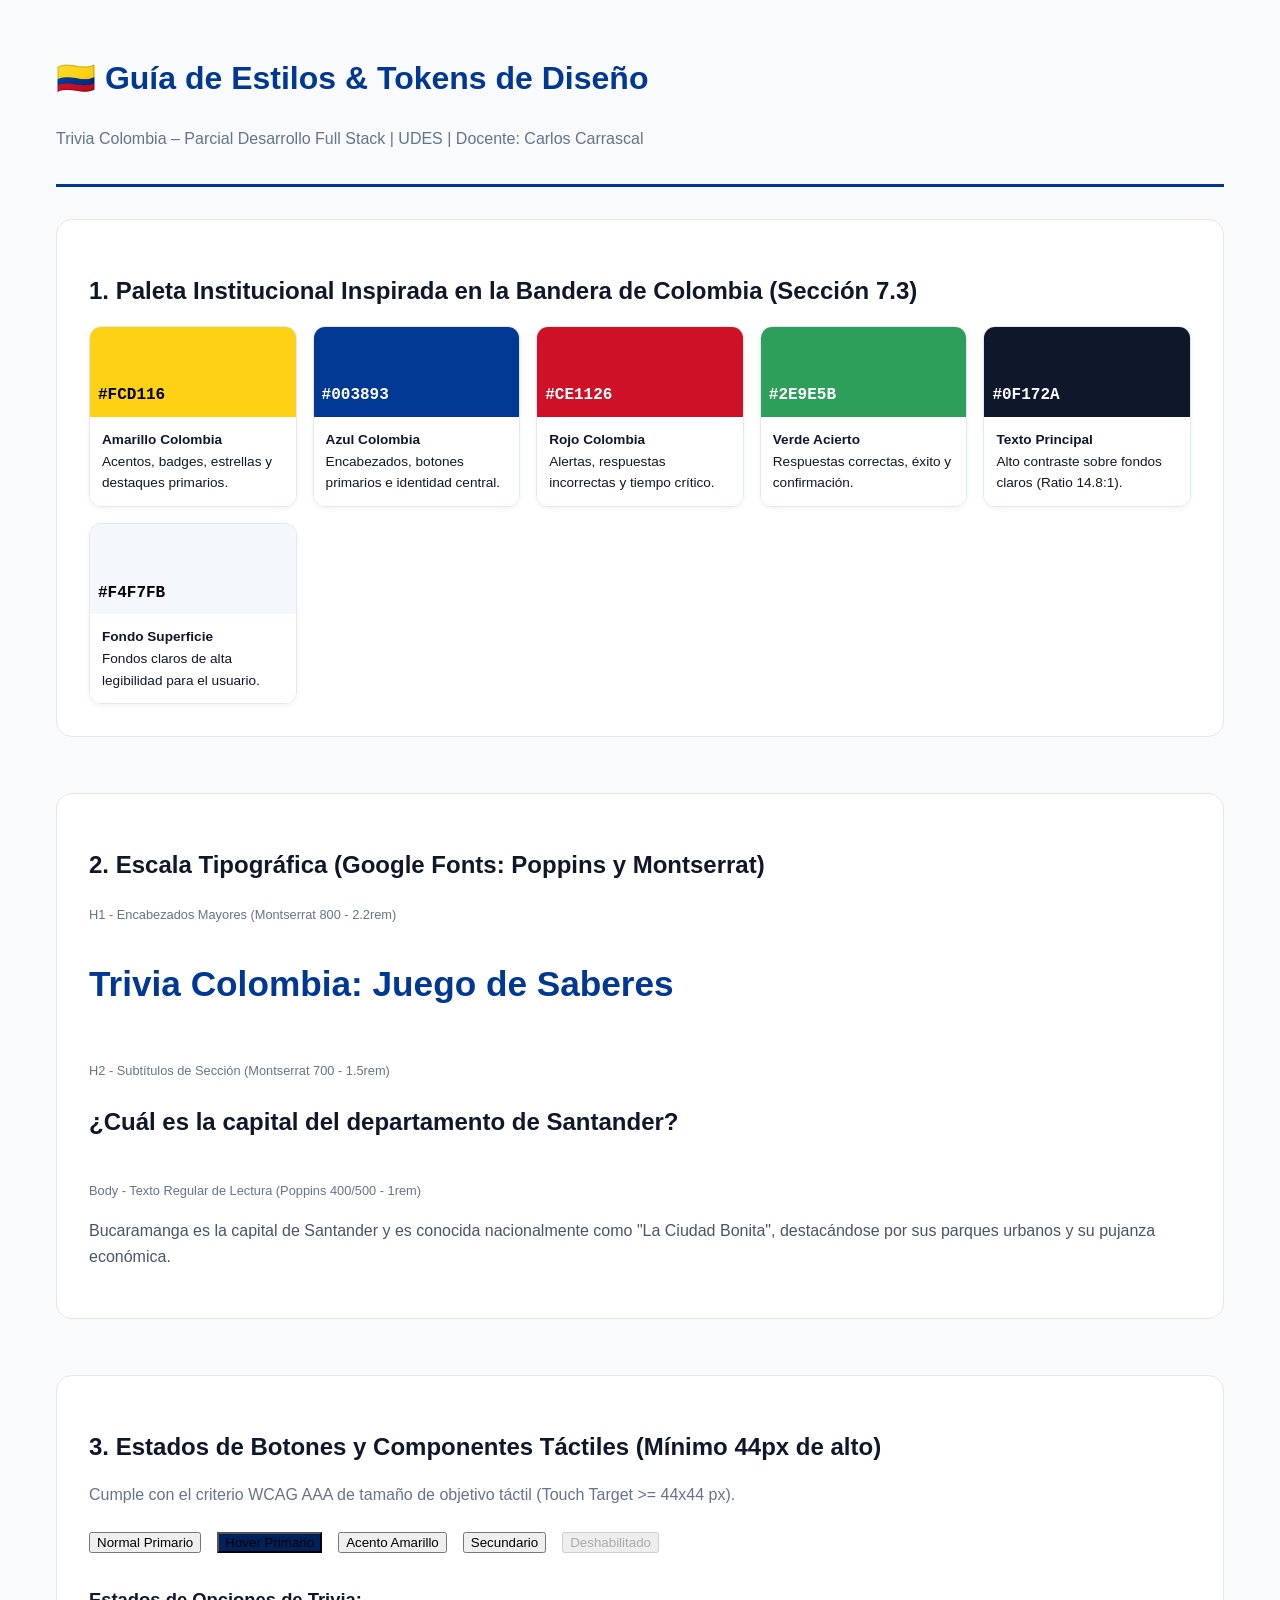
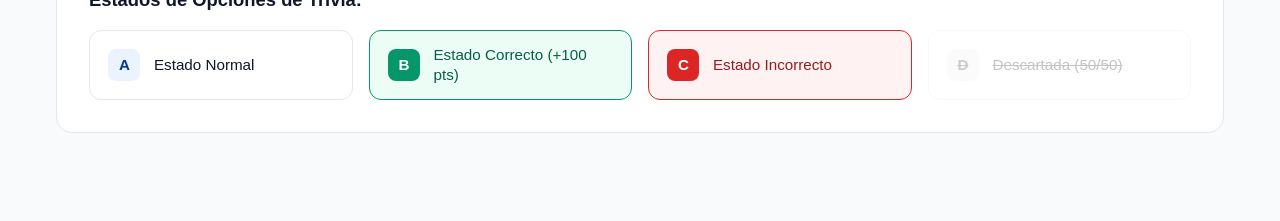
<file: docs/diseno/guia-de-estilos.html>
<!DOCTYPE html>
<html lang="es">
<head>
  <meta charset="UTF-8">
  <meta name="viewport" content="width=device-width, initial-scale=1.0">
  <title>Guía de Estilos y Sistema de Diseño – Trivia Colombia</title>
  <link rel="stylesheet" href="../../css/styles.css">
  <style>
    body { padding: 2rem 1rem; max-width: 1200px; margin: 0 auto; background: #F8FAFC; }
    .seccion-guia { margin-bottom: 3.5rem; background: #FFF; padding: 2rem; border-radius: 16px; border: 1px solid #E2E8F0; }
    .colores-grid { display: grid; grid-template-columns: repeat(auto-fit, minmax(200px, 1fr)); gap: 1rem; }
    .color-muestra { border-radius: 12px; overflow: hidden; border: 1px solid #E2E8F0; box-shadow: 0 2px 5px rgba(0,0,0,0.05); }
    .color-caja { height: 90px; width: 100%; display: flex; align-items: flex-end; padding: 0.5rem; font-weight: bold; font-family: monospace; }
    .color-info { padding: 0.75rem; background: #FFF; font-size: 0.85rem; }
    .botones-muestra { display: flex; flex-wrap: wrap; gap: 1rem; align-items: center; }
  </style>
</head>
<body>
  <header style="margin-bottom: 2rem; border-bottom: 3px solid #003893; padding-bottom: 1rem;">
    <h1 style="color: #003893; font-family: 'Montserrat', sans-serif;">🇨🇴 Guía de Estilos & Tokens de Diseño</h1>
    <p style="color: #64748B;">Trivia Colombia – Parcial Desarrollo Full Stack | UDES | Docente: Carlos Carrascal</p>
  </header>

  <!-- 1. Paleta de Colores -->
  <section class="seccion-guia">
    <h2 style="margin-bottom: 1rem; color: #0F172A;">1. Paleta Institucional Inspirada en la Bandera de Colombia (Sección 7.3)</h2>
    <div class="colores-grid">
      <div class="color-muestra">
        <div class="color-caja" style="background: #FCD116; color: #000;">#FCD116</div>
        <div class="color-info"><strong>Amarillo Colombia</strong><br>Acentos, badges, estrellas y destaques primarios.</div>
      </div>
      <div class="color-muestra">
        <div class="color-caja" style="background: #003893; color: #FFF;">#003893</div>
        <div class="color-info"><strong>Azul Colombia</strong><br>Encabezados, botones primarios e identidad central.</div>
      </div>
      <div class="color-muestra">
        <div class="color-caja" style="background: #CE1126; color: #FFF;">#CE1126</div>
        <div class="color-info"><strong>Rojo Colombia</strong><br>Alertas, respuestas incorrectas y tiempo crítico.</div>
      </div>
      <div class="color-muestra">
        <div class="color-caja" style="background: #2E9E5B; color: #FFF;">#2E9E5B</div>
        <div class="color-info"><strong>Verde Acierto</strong><br>Respuestas correctas, éxito y confirmación.</div>
      </div>
      <div class="color-muestra">
        <div class="color-caja" style="background: #0F172A; color: #FFF;">#0F172A</div>
        <div class="color-info"><strong>Texto Principal</strong><br>Alto contraste sobre fondos claros (Ratio 14.8:1).</div>
      </div>
      <div class="color-muestra">
        <div class="color-caja" style="background: #F4F7FB; color: #000;">#F4F7FB</div>
        <div class="color-info"><strong>Fondo Superficie</strong><br>Fondos claros de alta legibilidad para el usuario.</div>
      </div>
    </div>
  </section>

  <!-- 2. Tipografía -->
  <section class="seccion-guia">
    <h2 style="margin-bottom: 1rem; color: #0F172A;">2. Escala Tipográfica (Google Fonts: Poppins y Montserrat)</h2>
    <div style="display: flex; flex-direction: column; gap: 1rem;">
      <div>
        <span style="font-size: 0.8rem; color: #64748B;">H1 - Encabezados Mayores (Montserrat 800 - 2.2rem)</span>
        <h1 style="font-family: 'Montserrat', sans-serif; font-size: 2.2rem; font-weight: 800; color: #003893;">Trivia Colombia: Juego de Saberes</h1>
      </div>
      <div>
        <span style="font-size: 0.8rem; color: #64748B;">H2 - Subtítulos de Sección (Montserrat 700 - 1.5rem)</span>
        <h2 style="font-family: 'Montserrat', sans-serif; font-size: 1.5rem; font-weight: 700; color: #0F172A;">¿Cuál es la capital del departamento de Santander?</h2>
      </div>
      <div>
        <span style="font-size: 0.8rem; color: #64748B;">Body - Texto Regular de Lectura (Poppins 400/500 - 1rem)</span>
        <p style="font-family: 'Poppins', sans-serif; font-size: 1rem; color: #475569;">
          Bucaramanga es la capital de Santander y es conocida nacionalmente como "La Ciudad Bonita", destacándose por sus parques urbanos y su pujanza económica.
        </p>
      </div>
    </div>
  </section>

  <!-- 3. Estados de Botones -->
  <section class="seccion-guia">
    <h2 style="margin-bottom: 1rem; color: #0F172A;">3. Estados de Botones y Componentes Táctiles (Mínimo 44px de alto)</h2>
    <p style="margin-bottom: 1.5rem; color: #64748B;">Cumple con el criterio WCAG AAA de tamaño de objetivo táctil (Touch Target >= 44x44 px).</p>
    
    <div class="botones-muestra">
      <button class="btn btn-primary" type="button">Normal Primario</button>
      <button class="btn btn-primary" style="background-color: #00225C;" type="button">Hover Primario</button>
      <button class="btn btn-accent" type="button">Acento Amarillo</button>
      <button class="btn btn-secondary" type="button">Secundario</button>
      <button class="btn btn-primary" disabled type="button">Deshabilitado</button>
    </div>

    <h3 style="margin-top: 2rem; margin-bottom: 1rem; font-size: 1.15rem;">Estados de Opciones de Trivia:</h3>
    <div style="display: grid; grid-template-columns: repeat(auto-fit, minmax(260px, 1fr)); gap: 1rem;">
      <div class="opcion-btn">
        <span class="opcion-letra">A</span>
        <span class="opcion-texto">Estado Normal</span>
      </div>
      <div class="opcion-btn correcta">
        <span class="opcion-letra">B</span>
        <span class="opcion-texto">Estado Correcto (+100 pts)</span>
      </div>
      <div class="opcion-btn incorrecta">
        <span class="opcion-letra">C</span>
        <span class="opcion-texto">Estado Incorrecto</span>
      </div>
      <div class="opcion-btn descartada-5050">
        <span class="opcion-letra">D</span>
        <span class="opcion-texto">Descartada (50/50)</span>
      </div>
    </div>
  </section>
</body>
</html>
</file>
<file: css/styles.css>
/* ==========================================================================
   TRIVIA COLOMBIA - SISTEMA DE DISEÑO Y ESTILOS PRINCIPALES
   Cumplimiento: WCAG 2.1 AA/AAA, Bootstrap 5.3, Tipografía Plus Jakarta Sans
   ========================================================================== */

:root {
  /* ================= Paleta Institucional Refinada ================= */
  --co-azul: #003893;
  --co-azul-hover: #002B70;
  --co-azul-subtle: #EBF3FF;
  --co-amarillo: #D97706; /* Ámbar dorado accesible (evita amarillo chillón ilegible) */
  --co-amarillo-badge: #FEF3C7;
  --co-rojo: #DC2626;
  --co-rojo-subtle: #FEF2F2;
  --co-verde: #059669;
  --co-verde-subtle: #ECFDF5;

  /* ================= Tokens de Superficie (Modo Claro) ================= */
  --bg-app: #F8FAFC;
  --bg-surface: #FFFFFF;
  --bg-surface-alt: #F1F5F9;
  --bg-surface-elevated: #FFFFFF;
  --border-color: #E2E8F0;
  --border-color-subtle: #F1F5F9;
  --border-focus: #003893;

  --text-primary: #0F172A;
  --text-secondary: #475569;
  --text-muted: #64748B;
  --text-inverse: #FFFFFF;

  /* ================= Tipografías ================= */
  --font-main: 'Plus Jakarta Sans', -apple-system, BlinkMacSystemFont, 'Segoe UI', Roboto, sans-serif;
  --font-heading: 'Montserrat', var(--font-main);

  /* Sombras Modernas y Suaves */
  --shadow-sm: 0 1px 2px 0 rgba(0, 0, 0, 0.05);
  --shadow-md: 0 4px 6px -1px rgba(0, 0, 0, 0.07), 0 2px 4px -2px rgba(0, 0, 0, 0.05);
  --shadow-lg: 0 10px 15px -3px rgba(0, 0, 0, 0.08), 0 4px 6px -4px rgba(0, 0, 0, 0.04);
  --shadow-xl: 0 20px 25px -5px rgba(0, 0, 0, 0.1), 0 8px 10px -6px rgba(0, 0, 0, 0.04);

  /* Microinteracciones */
  --transition-fast: 0.15s cubic-bezier(0.4, 0, 0.2, 1);
  --transition-normal: 0.25s cubic-bezier(0.4, 0, 0.2, 1);
}

/* ==========================================================================
   RESET & FUNDAMENTOS
   ========================================================================== */
*, *::before, *::after {
  box-sizing: border-box;
}

html {
  font-size: 16px;
  scroll-behavior: smooth;
}

body {
  margin: 0;
  padding: 0;
  min-height: 100vh;
  display: flex;
  flex-direction: column;
  font-family: var(--font-main);
  background-color: var(--bg-app);
  color: var(--text-primary);
  line-height: 1.6;
  -webkit-font-smoothing: antialiased;
  -moz-osx-font-smoothing: grayscale;
}

/* Enlace de salto accesible (Skip Link) */
.skip-link {
  position: absolute;
  top: -100px;
  left: 1rem;
  background-color: var(--co-azul);
  color: #FFFFFF;
  padding: 0.75rem 1.25rem;
  font-weight: 700;
  border-radius: 0.5rem;
  z-index: 9999;
  text-decoration: none;
  box-shadow: var(--shadow-lg);
  transition: top var(--transition-fast);
}

.skip-link:focus {
  top: 1rem;
  outline: 3px solid #FCD116;
  outline-offset: 3px;
}

/* Foco accesible universal (WCAG 2.1) */
*:focus-visible {
  outline: 3px solid var(--border-focus);
  outline-offset: 2px;
}

/* ==========================================================================
   ENCABEZADO & HERRAMIENTAS DE ACCESIBILIDAD
   ========================================================================== */
.app-header {
  background-color: var(--bg-surface);
  backdrop-filter: blur(12px);
  -webkit-backdrop-filter: blur(12px);
  z-index: 1020;
}

.brand-container {
  cursor: pointer;
  user-select: none;
  transition: opacity var(--transition-fast);
}

.brand-container:hover {
  opacity: 0.9;
}

.brand-logo-img {
  height: 44px;
  width: auto;
  object-fit: contain;
}

.brand-tagline {
  font-family: var(--font-heading);
  font-weight: 800;
  font-size: 0.85rem;
  color: var(--co-azul);
  letter-spacing: -0.3px;
  line-height: 1.2;
}

.brand-subtagline {
  font-size: 0.72rem;
  color: var(--text-muted);
  line-height: 1.2;
}

/* Botones de accesibilidad */
.btn-access {
  width: 38px;
  height: 38px;
  display: inline-flex;
  align-items: center;
  justify-content: center;
  padding: 0;
  border-radius: 8px;
  border: 1px solid var(--border-color);
  background-color: var(--bg-surface);
  color: var(--text-secondary);
  font-size: 1rem;
  transition: all var(--transition-fast);
}

.btn-access:hover {
  background-color: var(--bg-surface-alt);
  color: var(--text-primary);
  border-color: var(--text-muted);
}

.btn-access[aria-pressed="true"] {
  background-color: var(--co-azul-subtle);
  color: var(--co-azul);
  border-color: var(--co-azul);
}

.access-font-text {
  font-weight: 800;
  font-size: 0.82rem;
}

/* ==========================================================================
   CINTA TRICOLOR INSTITUCIONAL
   ========================================================================== */
.tricolor-ribbon {
  height: 5px;
  width: 100%;
  background: linear-gradient(
    90deg, 
    #FCD116 0%, 
    #FCD116 50%, 
    #003893 50%, 
    #003893 75%, 
    #CE1126 75%, 
    #CE1126 100%
  );
}

/* ==========================================================================
   TARJETAS PRINCIPALES & PANTALLAS
   ========================================================================== */
.app-card {
  background-color: var(--bg-surface);
  border: 1px solid var(--border-color) !important;
  box-shadow: var(--shadow-md) !important;
  transition: box-shadow var(--transition-normal);
}

.pantalla {
  display: none;
}

.pantalla.pantalla--activa {
  display: block;
  animation: fadeInApp 0.28s cubic-bezier(0.16, 1, 0.3, 1);
}

@keyframes fadeInApp {
  from {
    opacity: 0;
    transform: translateY(8px);
  }
  to {
    opacity: 1;
    transform: translateY(0);
  }
}

/* ==========================================================================
   PANTALLA 1: INICIO & ELEMENTOS VISUALES
   ========================================================================== */
.hero-image-wrapper {
  max-height: 250px;
  background-color: #0F172A;
  position: relative;
}

.hero-cover-img {
  height: 220px;
  object-fit: cover;
  object-position: center 35%;
  transition: transform 0.6s cubic-bezier(0.16, 1, 0.3, 1);
}

.hero-image-wrapper:hover .hero-cover-img {
  transform: scale(1.03);
}

.hero-image-overlay {
  background: linear-gradient(to top, rgba(15, 23, 42, 0.85) 0%, rgba(15, 23, 42, 0.3) 50%, transparent 100%);
}

.hero-logo-box {
  max-width: 340px;
}

.hero-logo-img {
  width: 100%;
  height: auto;
}

.hero-title {
  font-family: var(--font-heading);
  color: var(--text-primary);
  font-size: clamp(1.4rem, 3.5vw, 2.1rem);
  letter-spacing: -0.5px;
}

.hero-description {
  max-width: 620px;
  font-size: clamp(0.95rem, 1.8vw, 1.05rem);
}

.form-jugador-box {
  max-width: 480px;
}

/* ==========================================================================
   PANTALLA 3: CONFIGURACIÓN (CATEGORÍAS & DIFICULTAD)
   ========================================================================== */
.categoria-card {
  background-color: var(--bg-surface);
  border: 1.5px solid var(--border-color);
  border-radius: 12px;
  padding: 1rem 0.75rem;
  display: flex;
  flex-direction: column;
  align-items: center;
  justify-content: center;
  min-height: 115px;
  cursor: pointer;
  transition: all var(--transition-fast);
  color: var(--text-primary);
}

.categoria-card:hover {
  border-color: var(--co-azul);
  transform: translateY(-2px);
  box-shadow: var(--shadow-sm);
}

.categoria-card.seleccionada {
  border-color: var(--co-azul);
  background-color: var(--co-azul-subtle);
  box-shadow: 0 0 0 3px rgba(0, 56, 147, 0.15);
}

.categoria-icono-svg {
  width: 42px;
  height: 42px;
  transition: transform var(--transition-fast);
}

.categoria-card:hover .categoria-icono-svg {
  transform: scale(1.08);
}

.categoria-nombre {
  font-size: 0.88rem;
  font-weight: 600;
  text-align: center;
  line-height: 1.25;
}

/* Selector de Dificultad */
.dificultad-btn {
  background-color: var(--bg-surface);
  border: 1.5px solid var(--border-color);
  border-radius: 12px;
  padding: 0.85rem 1rem;
  display: flex;
  flex-direction: column;
  align-items: center;
  justify-content: center;
  cursor: pointer;
  transition: all var(--transition-fast);
}

.dificultad-btn:hover {
  border-color: var(--text-muted);
  transform: translateY(-2px);
}

.dificultad-btn.seleccionada {
  box-shadow: 0 0 0 3px rgba(0, 56, 147, 0.15);
}

.dificultad-btn.seleccionada[data-dificultad="facil"] {
  border-color: var(--co-verde);
  background-color: var(--co-verde-subtle);
}

.dificultad-btn.seleccionada[data-dificultad="medio"] {
  border-color: var(--co-amarillo);
  background-color: var(--co-amarillo-badge);
}

.dificultad-btn.seleccionada[data-dificultad="dificil"] {
  border-color: var(--co-rojo);
  background-color: var(--co-rojo-subtle);
}

/* ==========================================================================
   PANTALLA 4: JUEGO ACTIVO
   ========================================================================== */
.temporizador-contenedor {
  display: flex;
  justify-content: center;
  align-items: center;
}

.temporizador-reloj {
  width: 58px;
  height: 58px;
  border-radius: 50%;
  border: 3px solid var(--co-azul);
  background-color: var(--co-azul-subtle);
  color: var(--co-azul);
  display: flex;
  align-items: center;
  justify-content: center;
  font-weight: 800;
  font-size: 1.35rem;
  font-variant-numeric: tabular-nums;
  box-shadow: var(--shadow-sm);
  transition: all var(--transition-fast);
}

/* Temporizador Radial SVG Moderno */
.temporizador-radial-wrapper {
  width: 68px;
  height: 68px;
}

.radial-timer-svg {
  transform: rotate(-90deg);
  overflow: visible;
}

.radial-timer-bg {
  stroke: var(--border-color);
}

.radial-timer-circle {
  stroke: var(--co-azul);
  stroke-dasharray: 176;
  stroke-dashoffset: 0;
  transition: stroke-dashoffset 0.85s linear, stroke 0.3s ease;
}

.radial-timer-circle.alerta-media {
  stroke: var(--co-amarillo) !important;
}

.radial-timer-circle.alerta-peligro {
  stroke: var(--co-rojo) !important;
}

.temporizador-radial-wrapper.peligro {
  animation: pulseRadial 0.85s infinite alternate;
}

@keyframes pulseRadial {
  0% { transform: scale(1); filter: drop-shadow(0 0 0 rgba(220, 38, 38, 0)); }
  100% { transform: scale(1.08); filter: drop-shadow(0 0 8px rgba(220, 38, 38, 0.6)); }
}

/* Stepper de Reactivos de la Ronda */
.stepper-reactivos-container {
  display: flex;
  align-items: center;
  justify-content: space-between;
  gap: 0.35rem;
  overflow-x: auto;
  padding: 0.35rem 0.5rem;
  border-radius: 10px;
  background-color: var(--bg-surface-alt);
  border: 1px solid var(--border-color);
  scrollbar-width: none;
}

.stepper-reactivos-container::-webkit-scrollbar {
  display: none;
}

.stepper-pill {
  flex: 1;
  min-width: 26px;
  height: 28px;
  border-radius: 8px;
  display: inline-flex;
  align-items: center;
  justify-content: center;
  font-size: 0.75rem;
  font-weight: 700;
  border: 1.5px solid var(--border-color);
  background-color: var(--bg-surface);
  color: var(--text-muted);
  transition: all var(--transition-fast);
}

.stepper-pill.activo {
  border-color: var(--co-azul) !important;
  background-color: var(--co-azul-subtle) !important;
  color: var(--co-azul) !important;
  font-weight: 800;
  transform: scale(1.08);
  animation: pulseStepper 1.2s infinite alternate;
}

@keyframes pulseStepper {
  0% { box-shadow: 0 0 0 1px rgba(0, 56, 147, 0.2); }
  100% { box-shadow: 0 0 0 5px rgba(0, 56, 147, 0.35); }
}

.stepper-pill.acierto {
  border-color: var(--co-verde) !important;
  background-color: var(--co-verde) !important;
  color: #FFFFFF !important;
}

.stepper-pill.error {
  border-color: var(--co-rojo) !important;
  background-color: var(--co-rojo) !important;
  color: #FFFFFF !important;
}

.stepper-pill.pendiente {
  border-color: var(--border-color);
  background-color: var(--bg-surface-alt);
  color: var(--text-muted);
}

.racha-chip {
  display: inline-flex;
  align-items: center;
  gap: 0.35rem;
  padding: 0.2rem 0.65rem;
  border-radius: 999px;
  background-color: var(--co-amarillo-badge);
  color: #78350F;
  border: 1px solid #FDE68A;
  font-size: 0.78rem;
  font-weight: 700;
  transition: all var(--transition-fast);
}

.racha-chip.racha-ardiente {
  background: linear-gradient(135deg, #FEF3C7, #FDE68A);
  color: #92400E;
  border-color: #F59E0B;
  animation: firePulse 1.2s infinite alternate;
}

@keyframes firePulse {
  0% {
    box-shadow: 0 0 2px rgba(245, 158, 11, 0.3);
    transform: scale(1);
  }
  100% {
    box-shadow: 0 0 12px rgba(245, 158, 11, 0.8);
    transform: scale(1.04);
  }
}

/* Comodines */
.btn-comodin {
  border: 1px solid var(--border-color);
  background-color: var(--bg-surface);
  color: var(--text-primary);
  font-weight: 600;
  border-radius: 8px;
  padding: 0.4rem 0.85rem;
  transition: all var(--transition-fast);
}

.btn-comodin:hover:not(:disabled) {
  background-color: var(--co-azul-subtle);
  border-color: var(--co-azul);
  color: var(--co-azul);
}

.btn-comodin:disabled {
  opacity: 0.45;
  cursor: not-allowed;
  border-color: var(--border-color);
  background-color: var(--bg-surface-alt);
}

.btn-comodin kbd {
  font-size: 0.75rem;
  background-color: var(--bg-surface-alt);
  color: var(--text-secondary);
  border: 1px solid var(--border-color);
  border-radius: 4px;
  padding: 1px 4px;
}

/* ==========================================================================
   SKELETON SHIMMER LOADER
   ========================================================================== */
.skeleton-container {
  animation: fadeInApp 0.2s ease;
}

.skeleton-box {
  background: linear-gradient(
    90deg, 
    rgba(226, 232, 240, 0.65) 0%, 
    rgba(241, 245, 249, 1) 50%, 
    rgba(226, 232, 240, 0.65) 100%
  );
  background-size: 200% 100%;
  animation: shimmerEffect 1.35s infinite linear;
}

@keyframes shimmerEffect {
  0% {
    background-position: 200% 0;
  }
  100% {
    background-position: -200% 0;
  }
}

.reactivo-activo-fade {
  animation: slideFadeIn 0.32s cubic-bezier(0.16, 1, 0.3, 1);
}

@keyframes slideFadeIn {
  from {
    opacity: 0;
    transform: translateY(8px);
  }
  to {
    opacity: 1;
    transform: translateY(0);
  }
}

/* Tarjeta de Pregunta */
.pregunta-card {
  border-left: 4px solid var(--co-azul) !important;
}

.pregunta-imagen-wrapper {
  max-height: 240px;
  background-color: var(--bg-surface-alt);
}

.pregunta-img {
  height: 220px;
  object-fit: cover;
  object-position: center;
  transition: transform 0.4s ease;
}

.pregunta-imagen-wrapper:hover .pregunta-img {
  transform: scale(1.02);
}

.pregunta-imagen-credito {
  font-size: 0.72rem;
  backdrop-filter: blur(4px);
  -webkit-backdrop-filter: blur(4px);
  max-width: 90%;
  white-space: nowrap;
  overflow: hidden;
  text-overflow: ellipsis;
  box-shadow: 0 1px 4px rgba(0, 0, 0, 0.3);
}

.pregunta-enunciado {
  line-height: 1.45;
  font-size: clamp(1.05rem, 2.2vw, 1.25rem);
}

/* Opciones de Respuesta */
.opciones-grid {
  display: grid;
  grid-template-columns: 1fr;
  gap: 0.75rem;
}

@media (min-width: 768px) {
  .opciones-grid {
    grid-template-columns: 1fr 1fr;
    gap: 0.85rem;
  }
}

.opcion-btn {
  background-color: var(--bg-surface);
  border: 1.5px solid var(--border-color);
  border-radius: 12px;
  padding: 0.85rem 1.15rem;
  min-height: 60px;
  display: flex;
  align-items: center;
  justify-content: space-between;
  text-align: left;
  cursor: pointer;
  transition: all var(--transition-fast);
  color: var(--text-primary);
}

.opcion-btn:hover:not(:disabled) {
  border-color: var(--co-azul);
  transform: translateY(-2px);
  box-shadow: var(--shadow-sm);
  background-color: var(--bg-surface-alt);
}

.opcion-letra {
  width: 32px;
  height: 32px;
  min-width: 32px;
  border-radius: 8px;
  background-color: var(--co-azul-subtle);
  color: var(--co-azul);
  font-weight: 800;
  font-size: 0.95rem;
  display: inline-flex;
  align-items: center;
  justify-content: center;
  margin-right: 0.85rem;
  transition: all var(--transition-fast);
}

.opcion-texto {
  flex: 1;
  font-weight: 500;
  font-size: 0.95rem;
  line-height: 1.35;
}

.opcion-atajo-kbd {
  font-size: 0.75rem;
  color: var(--text-muted);
  background-color: var(--bg-surface-alt);
  border: 1px solid var(--border-color);
  border-radius: 4px;
  padding: 1px 5px;
  margin-left: 0.5rem;
}

/* Estados de acierto y error en opciones */
.opcion-btn.correcta {
  background-color: var(--co-verde-subtle) !important;
  border-color: var(--co-verde) !important;
  color: #065F46 !important;
  font-weight: 600;
}

.opcion-btn.correcta .opcion-letra {
  background-color: var(--co-verde);
  color: #FFFFFF;
}

.opcion-btn.incorrecta {
  background-color: var(--co-rojo-subtle) !important;
  border-color: var(--co-rojo) !important;
  color: #991B1B !important;
  font-weight: 600;
}

.opcion-btn.incorrecta .opcion-letra {
  background-color: var(--co-rojo);
  color: #FFFFFF;
}

.opcion-btn.descartada-5050 {
  opacity: 0.25;
  pointer-events: none;
  text-decoration: line-through;
  filter: grayscale(1);
}

.opcion-btn.atenuada {
  opacity: 0.42 !important;
  filter: grayscale(0.6);
  pointer-events: none;
  border-style: dashed !important;
}

.opcion-estado-badge {
  font-size: 0.74rem;
  letter-spacing: 0.02em;
  animation: fadeInApp 0.2s ease;
}

/* Panel de Retroalimentación */
.retroalimentacion-box {
  transition: all var(--transition-fast);
}

.retroalimentacion-box.visible {
  display: block !important;
  animation: fadeInApp 0.25s ease;
}

.retroalimentacion-box--acierto {
  background-color: var(--co-verde-subtle) !important;
  border-color: #A7F3D0 !important;
}

.retro-estado--acierto {
  color: #065F46;
}

.retroalimentacion-box--error {
  background-color: var(--co-rojo-subtle) !important;
  border-color: #FECACA !important;
}

.retro-estado--error {
  color: #991B1B;
}

/* ==========================================================================
   PANTALLA 5: RESULTADO FINAL
   ========================================================================== */
.achievement-banner-wrapper {
  max-height: 220px;
  background-color: #0F172A;
  position: relative;
}

.achievement-banner-img {
  height: 190px;
  object-fit: cover;
  object-position: center 30%;
  transition: transform 0.6s cubic-bezier(0.16, 1, 0.3, 1);
}

.achievement-banner-wrapper:hover .achievement-banner-img {
  transform: scale(1.02);
}

.resultado-icono {
  font-size: 3rem;
  line-height: 1;
}

.score-display-box {
  background-color: var(--bg-surface-alt);
}

.metric-card {
  background-color: var(--bg-surface);
  border: 1px solid var(--border-color);
  transition: transform var(--transition-fast);
}

.metric-card:hover {
  transform: translateY(-2px);
}

/* Desglose de preguntas */
.revision-item {
  border: 1px solid var(--border-color);
  border-left-width: 4px;
  border-radius: 8px;
  padding: 0.85rem 1.15rem;
  background-color: var(--bg-surface);
}

.revision-img-thumb {
  width: 76px;
  height: 56px;
  background-color: var(--bg-surface-alt);
}

.revision-img-thumb img {
  object-fit: cover;
}

.revision-item.acierto {
  border-left-color: var(--co-verde);
  background-color: rgba(5, 150, 105, 0.03);
}

.revision-item.error {
  border-left-color: var(--co-rojo);
  background-color: rgba(220, 38, 38, 0.03);
}

.revision-pregunta {
  font-weight: 700;
  font-size: 0.95rem;
  margin-bottom: 0.35rem;
}

.revision-detalle p {
  margin: 0.2rem 0;
  font-size: 0.88rem;
}

/* ==========================================================================
   PANTALLA 6: RANKING & STATS
   ========================================================================== */
.posicion-badge {
  display: inline-flex;
  align-items: center;
  justify-content: center;
  width: 28px;
  height: 28px;
  border-radius: 50%;
  font-weight: 700;
  font-size: 0.85rem;
}

.posicion-badge--1 {
  background-color: #FEF3C7;
  color: #B45309;
}

.posicion-badge--2 {
  background-color: #F1F5F9;
  color: #475569;
}

.posicion-badge--3 {
  background-color: #FFEDD5;
  color: #C2410C;
}

.cat-stat-fila {
  display: flex;
  flex-direction: column;
  gap: 0.3rem;
}

.cat-stat-info {
  display: flex;
  justify-content: space-between;
  font-size: 0.85rem;
  font-weight: 600;
  color: var(--text-secondary);
}

.cat-stat-barra {
  height: 8px;
  background-color: var(--border-color);
  border-radius: 999px;
  overflow: hidden;
}

.cat-stat-fill {
  height: 100%;
  background-color: var(--co-azul);
  border-radius: 999px;
  transition: width 0.6s cubic-bezier(0.16, 1, 0.3, 1);
}

/* ==========================================================================
   MODAL ACCESIBLE
   ========================================================================== */
.modal-dialog-accessible {
  border: 1px solid var(--border-color);
  border-radius: 16px;
  background-color: var(--bg-surface);
  max-width: 480px;
  width: min(92vw, 480px);
  margin: auto;
  padding: 0;
  box-shadow: var(--shadow-xl);
}

/* Insignias de Logro en Resultados (Gamificación) */
.insignia-card {
  border: 1px solid var(--border-color);
  border-radius: 12px;
  background-color: var(--bg-surface);
  padding: 0.85rem 1rem;
  transition: all var(--transition-fast);
  display: flex;
  align-items: center;
  gap: 0.85rem;
  height: 100%;
}

.insignia-card:hover {
  transform: translateY(-2px);
  box-shadow: var(--shadow-sm);
}

.insignia-icono-box {
  width: 44px;
  height: 44px;
  min-width: 44px;
  border-radius: 10px;
  display: flex;
  align-items: center;
  justify-content: center;
  font-size: 1.35rem;
}

.insignia-card.desbloqueada .insignia-icono-box {
  background: linear-gradient(135deg, #FEF3C7, #FDE68A);
  color: #92400E;
  border: 1px solid #F59E0B;
}

.insignia-card.bloqueada {
  opacity: 0.55;
  filter: grayscale(0.85);
  border-style: dashed;
}

.insignia-card.bloqueada .insignia-icono-box {
  background-color: var(--bg-surface-alt);
  color: var(--text-muted);
}

/* Modal Lightbox de Fotografía */
.modal-dialog-lightbox {
  border: none;
  border-radius: 16px;
  background-color: rgba(15, 23, 42, 0.96);
  max-width: 860px;
  width: min(94vw, 860px);
  margin: auto;
  padding: 0;
  box-shadow: 0 25px 50px -12px rgba(0, 0, 0, 0.7);
  overflow: hidden;
}

.modal-dialog-lightbox::backdrop {
  background-color: rgba(0, 0, 0, 0.85);
  backdrop-filter: blur(8px);
  -webkit-backdrop-filter: blur(8px);
}

.pregunta-imagen-wrapper {
  cursor: pointer;
}

.pregunta-imagen-zoom-hint {
  pointer-events: none;
  transition: opacity 0.2s ease;
}

.pregunta-imagen-wrapper:hover .pregunta-imagen-zoom-hint {
  opacity: 1;
}

/* ==========================================================================
   TEMA OSCURO ([data-theme="dark"])
   ========================================================================== */
[data-theme="dark"] {
  --bg-app: #0B1120;
  --bg-surface: #151F32;
  --bg-surface-alt: #1E293B;
  --bg-surface-elevated: #24324D;
  --border-color: #334155;
  --border-color-subtle: #1E293B;
  --border-focus: #60A5FA;

  --text-primary: #F8FAFC;
  --text-secondary: #CBD5E1;
  --text-muted: #94A3B8;
  --text-inverse: #0B1120;

  --co-azul: #3B82F6;
  --co-azul-subtle: rgba(59, 130, 246, 0.15);
  --co-amarillo-badge: rgba(217, 119, 6, 0.2);
  --co-verde-subtle: rgba(5, 150, 105, 0.2);
  --co-rojo-subtle: rgba(220, 38, 38, 0.2);
}

[data-theme="dark"] .app-header {
  background-color: rgba(21, 31, 50, 0.85);
  border-bottom-color: #334155 !important;
}

[data-theme="dark"] .bg-body {
  background-color: var(--bg-surface) !important;
}

[data-theme="dark"] .bg-body-tertiary {
  background-color: var(--bg-surface-alt) !important;
}

[data-theme="dark"] .table {
  color: var(--text-primary);
  border-color: var(--border-color);
}

[data-theme="dark"] .table-light {
  background-color: var(--bg-surface-alt);
  color: var(--text-secondary);
}

[data-theme="dark"] .opcion-btn {
  background-color: var(--bg-surface-alt);
}

[data-theme="dark"] .opcion-btn:hover:not(:disabled) {
  background-color: #27354E;
}

[data-theme="dark"] .opcion-btn.correcta {
  background-color: rgba(5, 150, 105, 0.25) !important;
  color: #6EE7B7 !important;
}

[data-theme="dark"] .opcion-btn.incorrecta {
  background-color: rgba(220, 38, 38, 0.25) !important;
  color: #FCA5A5 !important;
}

[data-theme="dark"] .form-control {
  background-color: var(--bg-surface-alt);
  color: var(--text-primary);
  border-color: var(--border-color);
}

[data-theme="dark"] .form-control:focus {
  background-color: var(--bg-surface-alt);
  color: var(--text-primary);
}

/* ==========================================================================
   ALTO CONTRASTE ([data-contrast="high"]) - WCAG AAA
   ========================================================================== */
[data-contrast="high"] {
  --bg-app: #000000 !important;
  --bg-surface: #000000 !important;
  --bg-surface-alt: #121212 !important;
  --border-color: #FFFFFF !important;
  --border-focus: #FFFF00 !important;

  --text-primary: #FFFFFF !important;
  --text-secondary: #FFFF00 !important;
  --text-muted: #FFFFFF !important;
  --text-inverse: #000000 !important;

  --co-azul: #66B2FF !important;
  --co-azul-subtle: #000000 !important;
  --co-verde: #00FF66 !important;
  --co-rojo: #FF5555 !important;
  --co-amarillo: #FFFF00 !important;
}

[data-contrast="high"] *:focus-visible {
  outline: 3px solid #FFFF00 !important;
  outline-offset: 3px !important;
}

[data-contrast="high"] .card,
[data-contrast="high"] .btn,
[data-contrast="high"] .form-control,
[data-contrast="high"] .table,
[data-contrast="high"] .opcion-btn,
[data-contrast="high"] .categoria-card,
[data-contrast="high"] .dificultad-btn {
  border: 2px solid #FFFFFF !important;
  background-color: #000000 !important;
  color: #FFFFFF !important;
}

[data-contrast="high"] .btn-primary {
  background-color: #FFFF00 !important;
  color: #000000 !important;
  font-weight: 800 !important;
}

[data-contrast="high"] .opcion-btn.correcta {
  border: 3px solid #00FF66 !important;
  color: #00FF66 !important;
}

[data-contrast="high"] .opcion-btn.incorrecta {
  border: 3px solid #FF5555 !important;
  color: #FF5555 !important;
}

/* ==========================================================================
   ESCALADO DE FUENTE ([data-text-size="large"])
   ========================================================================== */
[data-text-size="large"] {
  font-size: 18.5px;
}

[data-text-size="large"] .hero-title {
  font-size: 2.3rem;
}

[data-text-size="large"] .pregunta-enunciado {
  font-size: 1.45rem;
}

/* ==========================================================================
   ESTILOS OFICIALES PARA IMPRESIÓN Y EXPORTACIÓN (@media print)
   ========================================================================== */
@media print {
  body {
    background-color: #FFFFFF !important;
    color: #000000 !important;
    font-size: 11pt;
  }

  .app-header,
  .app-footer,
  .header-controls,
  .pantalla:not(#pantalla-resultado),
  .d-print-none,
  #modal-atajos,
  .toast-container {
    display: none !important;
  }

  #pantalla-resultado {
    display: block !important;
    border: none !important;
    box-shadow: none !important;
    padding: 0 !important;
    margin: 0 !important;
  }

  .app-card {
    border: none !important;
    box-shadow: none !important;
  }

  .card-body {
    padding: 0 !important;
  }

  .score-display-box {
    border: 1px solid #CBD5E1 !important;
    background-color: #F8FAFC !important;
    -webkit-print-color-adjust: exact;
    print-color-adjust: exact;
  }

  .metric-card {
    border: 1px solid #E2E8F0 !important;
    page-break-inside: avoid;
  }

  .revision-item {
    page-break-inside: avoid;
    border: 1px solid #CBD5E1 !important;
    margin-bottom: 0.5rem !important;
  }
}
</file>
